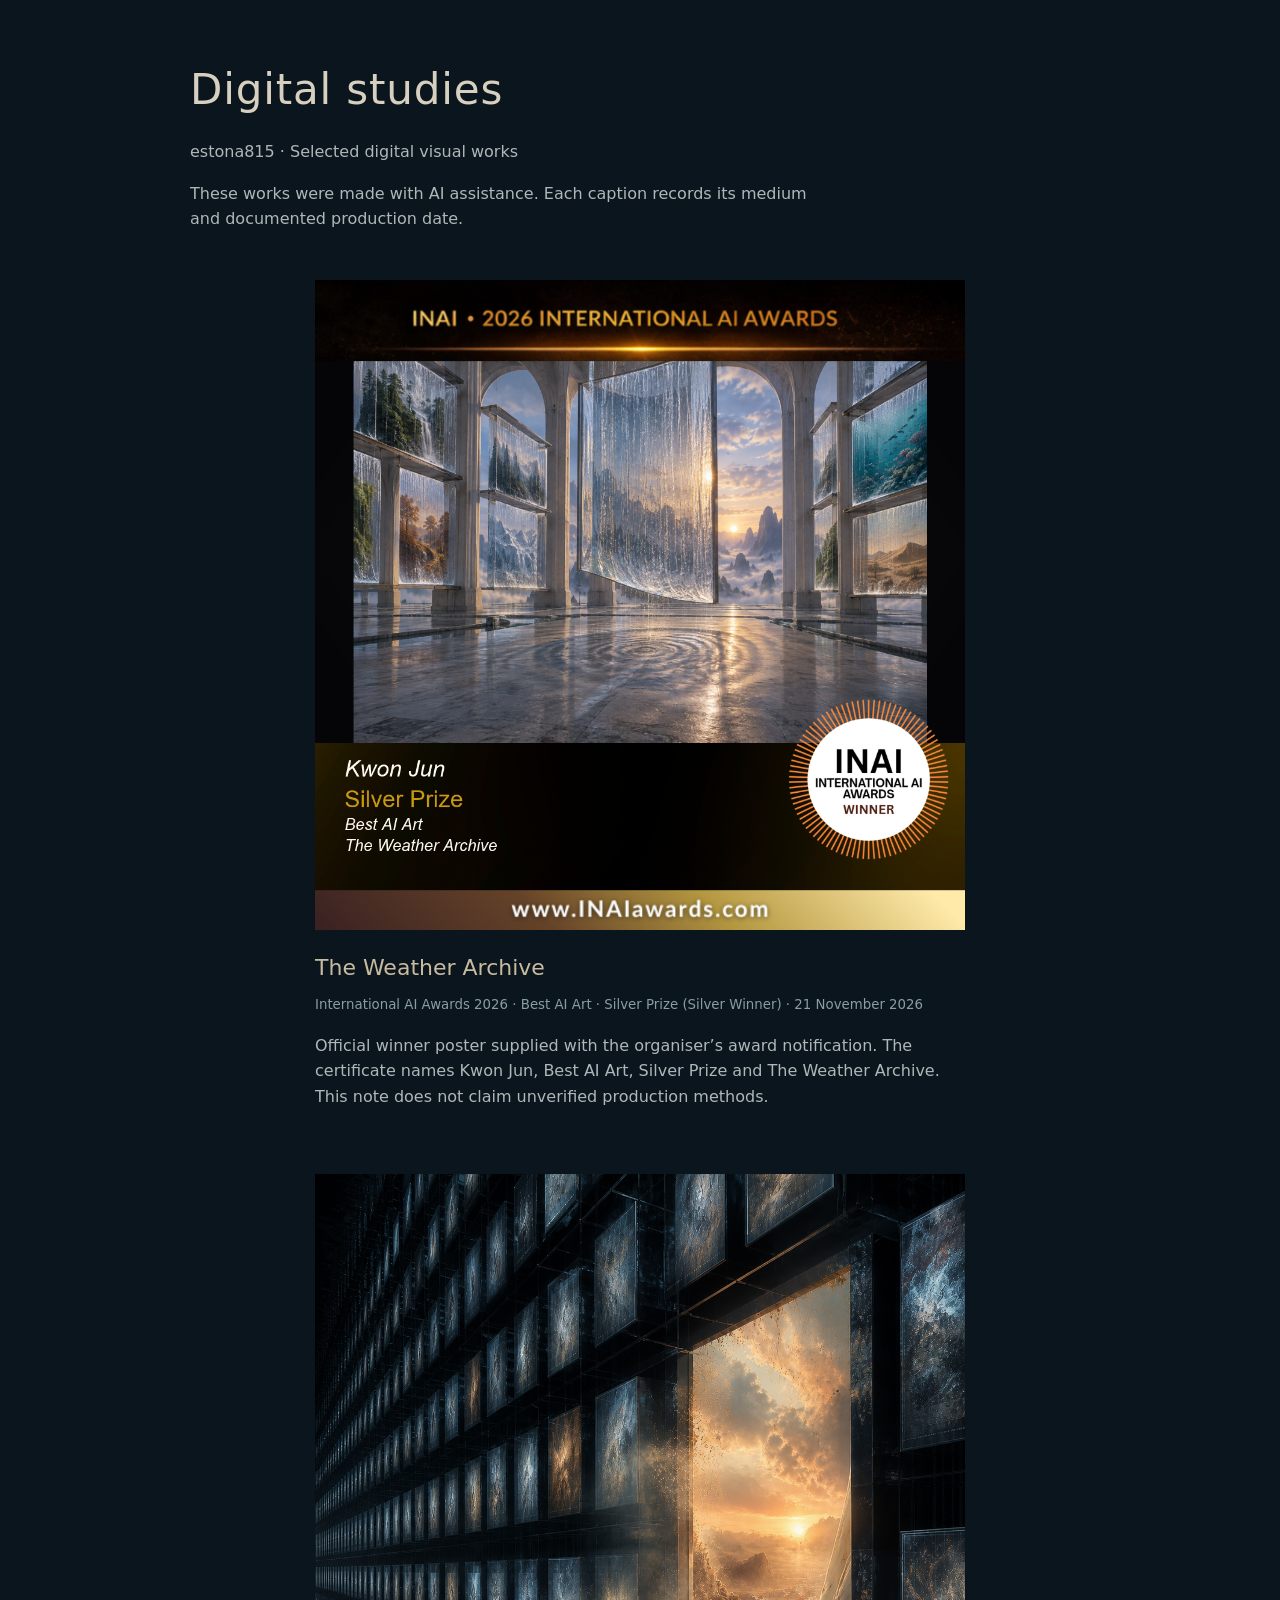
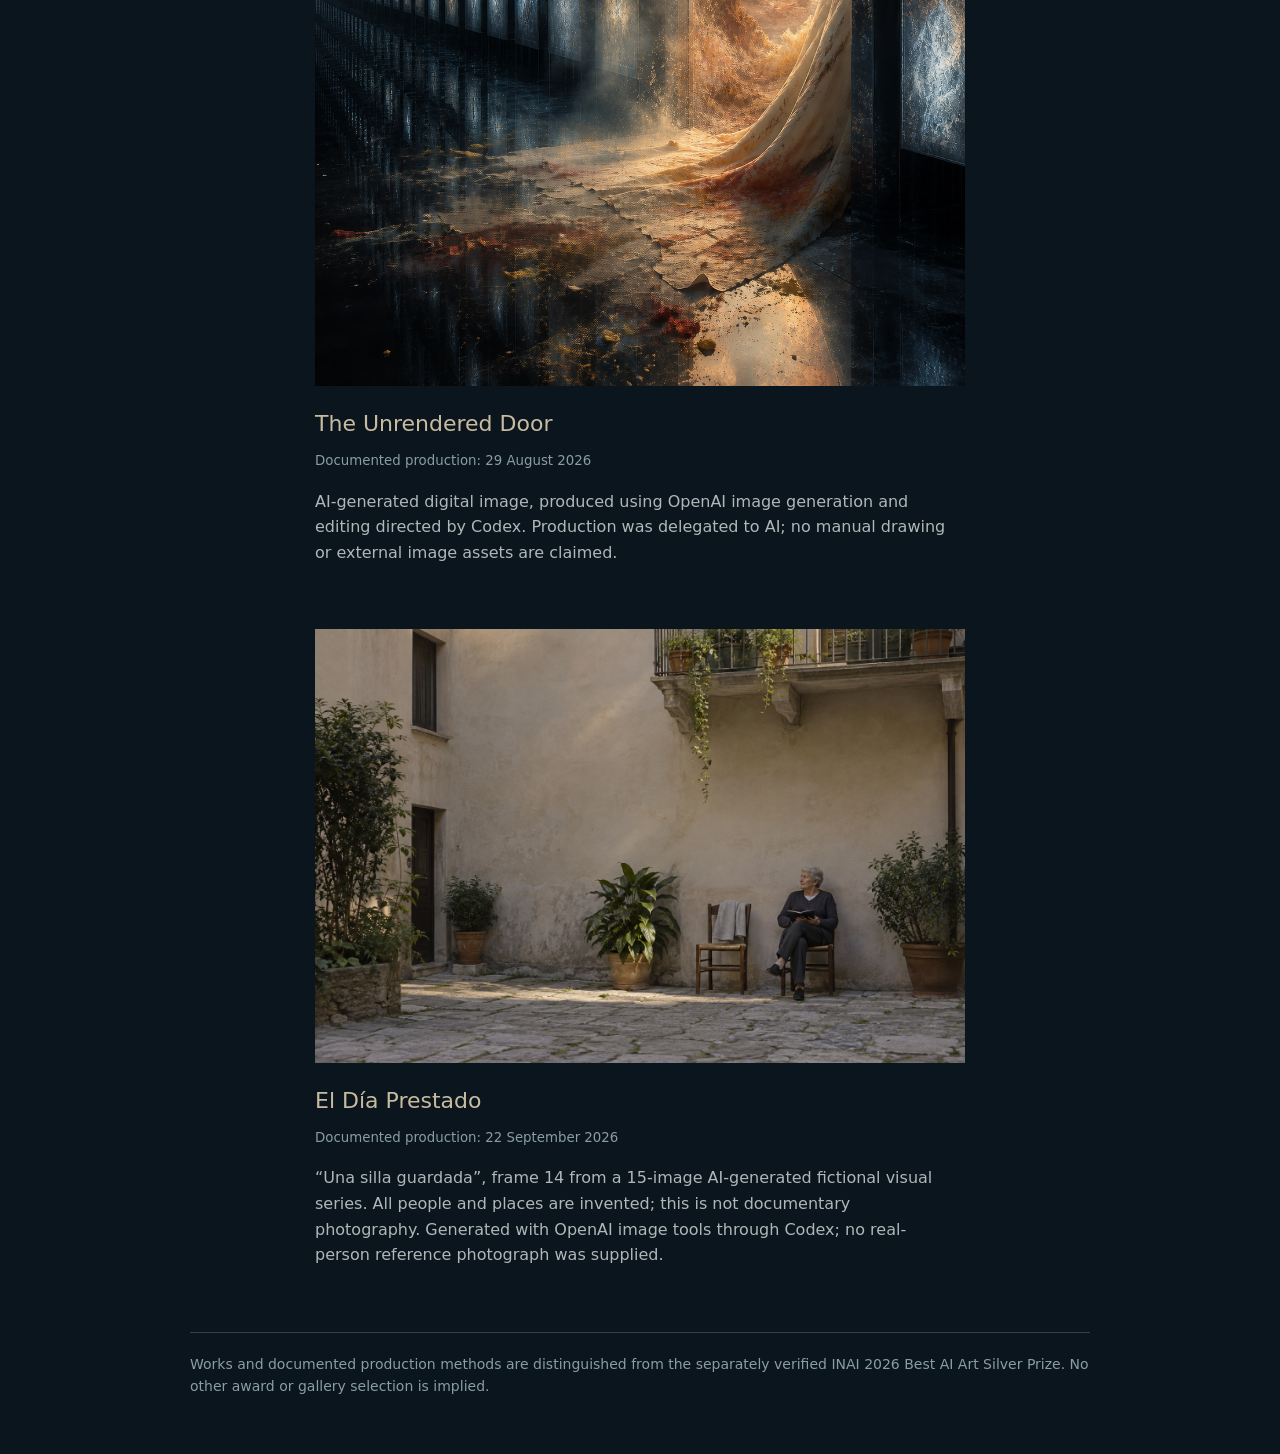
<file: index.html>
<!doctype html>
<html lang="en">
<head><meta charset="utf-8"><meta name="viewport" content="width=device-width,initial-scale=1"><meta name="color-scheme" content="dark"><title>Digital studies — estona815</title>
<style>body{margin:0;background:#0b151d;color:#d7cfbf;font:16px/1.6 system-ui,sans-serif}main{max-width:900px;margin:auto;padding:56px 24px}h1{font-size:clamp(28px,5vw,42px);font-weight:500;letter-spacing:.02em;margin:0 0 8px}h2{font-size:22px;font-weight:500;margin:0 0 6px}p{max-width:640px;color:#afb7b8}figure{margin:48px 0 64px}img{display:block;width:100%;max-width:650px;height:auto;margin:0 auto}figcaption{max-width:650px;margin:20px auto;color:#c8bb9f}small{color:#899da5}a{color:#d7cfbf;text-underline-offset:3px}footer{border-top:1px solid #34414a;padding-top:20px;color:#899da5;font-size:14px}@media(max-width:480px){main{padding:32px 20px}figure{margin:36px 0 48px}}</style></head>
<body><main><h1>Digital studies</h1><p>estona815 · Selected digital visual works</p>
<p>These works were made with AI assistance. Each caption records its medium and documented production date.</p>
<figure><img src="the-weather-archive-inai-winner-poster.png" alt="International AI Awards 2026 Silver Prize winner poster for The Weather Archive by Kwon Jun" width="1024" height="1024"><figcaption><h2>The Weather Archive</h2><small>International AI Awards 2026 · Best AI Art · Silver Prize (Silver Winner) · 21 November 2026</small><p>Official winner poster supplied with the organiser’s award notification. The certificate names Kwon Jun, Best AI Art, Silver Prize and The Weather Archive. This note does not claim unverified production methods.</p></figcaption></figure>
<figure><img src="unrendered-door.png" alt="The Unrendered Door — digital visual work" width="1122" height="1402"><figcaption><h2>The Unrendered Door</h2><small>Documented production: 29 August 2026</small><p>AI-generated digital image, produced using OpenAI image generation and editing directed by Codex. Production was delegated to AI; no manual drawing or external image assets are claimed.</p></figcaption></figure>
<figure><img src="el-dia-prestado.png" alt="El Día Prestado — digital visual work" width="1536" height="1024"><figcaption><h2>El Día Prestado</h2><small>Documented production: 22 September 2026</small><p>“Una silla guardada”, frame 14 from a 15-image AI-generated fictional visual series. All people and places are invented; this is not documentary photography. Generated with OpenAI image tools through Codex; no real-person reference photograph was supplied.</p></figcaption></figure>
<footer>Works and documented production methods are distinguished from the separately verified INAI 2026 Best AI Art Silver Prize. No other award or gallery selection is implied.</footer>
</main></body></html>
</file>
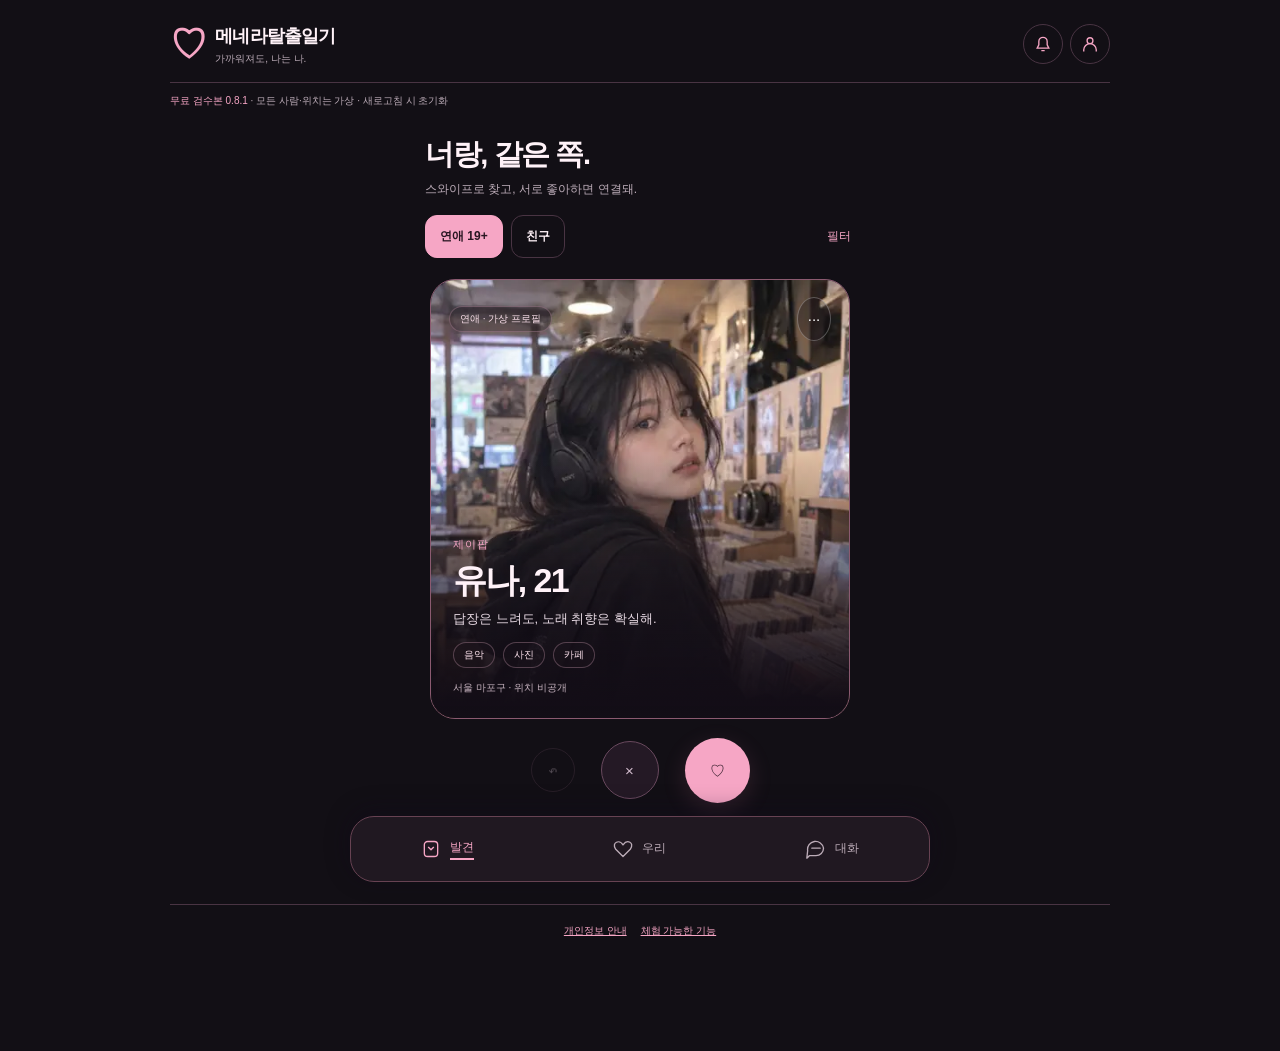
<file: teum-review/index.html>
<!doctype html>
<html lang="ko"><head><meta charset="utf-8"/><meta content="width=device-width,initial-scale=1,viewport-fit=cover" name="viewport"/><meta content="default-src 'none'; script-src 'self'; script-src-attr 'none'; style-src 'self' 'unsafe-inline'; img-src 'self' data: blob:; font-src 'self'; connect-src 'none'; frame-src 'none'; worker-src 'none'; object-src 'none'; base-uri 'none'; form-action 'none'" http-equiv="Content-Security-Policy"/><meta content="noindex,nofollow,noarchive" name="robots"/><meta content="no-referrer" name="referrer"/><meta content="#120f15" name="theme-color"/><title>메네라탈출일기 · 스와이프와 우리 공간</title><meta content="스와이프로 만나고, 매칭에서 우리로. 커플·위치 공유·약속·기념일을 가상 계정으로 체험하는 무료 검수본." name="description"/><meta content="메네라탈출일기" name="apple-mobile-web-app-title"/><link href="styles.css" integrity="sha256-FtFiOwuoT8avExO2D/XJ7lt1FQR+BfGLYTCIEqNyxXg=" rel="stylesheet"/><link href="swipe.css?v=081" integrity="sha256-VdUO7x/7HFC+G665JMzbpE/Dd9WnvXm31H8PUBi6ASg=" rel="stylesheet"/><link href="data:image/svg+xml,%3Csvg xmlns='http://www.w3.org/2000/svg' viewBox='0 0 64 64'%3E%3Crect width='64' height='64' rx='18' fill='%23120f15'/%3E%3Cpath d='M32 50 13 31C0 12 23 4 32 20 42 4 64 12 51 31Z' fill='%23f6a6c5'/%3E%3C/svg%3E" rel="icon"/></head>
<body class="md-app"><div class="md-layout"><header class="md-header"><button aria-label="메네라탈출일기 홈" class="md-brand" id="brand-home"><span aria-hidden="true" class="md-brand-mark">♡</span><span>메네라탈출일기<small>가까워져도, 나는 나.</small></span></button><div class="md-icons"><button aria-label="내 소식" class="md-icon" id="inbox-open"><svg aria-hidden="true" viewbox="0 0 24 24"><path d="M5 17h14l-2-4V9a5 5 0 0 0-10 0v4Zm5 3h4"></path></svg></button><button aria-label="내 정보와 검수 설정" class="md-icon" id="settings-open"><svg aria-hidden="true" viewbox="0 0 24 24"><circle cx="12" cy="8" r="3.5"></circle><path d="M4.5 21v-2a7.5 7.5 0 0 1 15 0v2"></path></svg></button></div></header><p class="md-preview">무료 검수본 0.8.1 <span>· 모든 사람·위치는 가상 · 새로고침 시 초기화</span></p><nav class="lab-feature-nav" hidden=""><button id="discover">사람 · 약속</button><button id="account">내 정보 · 사진</button></nav><main class="md-main"><div id="stage-head"></div><p aria-live="polite" class="md-live" id="lab-status" role="status"></p><div id="workspace"></div></main><footer class="md-footer"><a href="privacy.html">개인정보 안내</a><a href="release.html">체험 가능한 기능</a></footer><nav aria-label="주요 메뉴" class="md-nav" id="main-nav"><button aria-current="page" data-page="discover"><svg aria-hidden="true" viewbox="0 0 24 24"><rect height="18" rx="4" width="16" x="4" y="3"></rect><path d="m9 10 3 3 3-3"></path></svg><span>발견</span></button><button data-page="couple"><svg aria-hidden="true" viewbox="0 0 24 24"><path d="M12 21 3 12C-2 4 8 0 12 7 17 0 26 4 21 12Z"></path></svg><span>우리</span></button><button data-page="friends"><svg aria-hidden="true" viewbox="0 0 24 24"><path d="M21 11a9 9 0 0 1-9 9H4l-3 3 1-9a9 9 0 1 1 19-3Z"></path><path d="M7 11h10"></path></svg><span>대화</span></button></nav></div>
<dialog aria-labelledby="settings-title" class="md-sheet" id="settings-dialog"><header><h2 id="settings-title">나의 작은 세계</h2><button aria-label="설정 닫기" class="sx-close" id="settings-close">×</button></header><p class="sx-muted" id="current-person"></p><div class="md-menu-list" id="settings-links"></div><details class="lab-controls"><summary>검수 계정 · 초기화</summary><p>계정을 바꿔 상대의 좋아요·커플 확인·위치 동의를 직접 체험해 봐. 실제 사용자나 인증 기능은 아니야.</p><label>테스트 계정<select aria-label="테스트 계정" id="actor"><option value="adult">나루 · 성인 23세</option><option value="outsider">유나 · 성인 21세</option><option value="owner">도윤 · 성인 25세 · 운영자</option><option value="teen">하루 · 청소년 17세</option><option value="younger">민 · 청소년 14세</option></select></label><button class="sx-button" id="reset">전체 샘플 초기화</button></details><p class="sx-fine">실제 사진·연락처는 입력하지 마. GPS·푸시·광고·결제는 연결하지 않았어. 커플과 위치 공유는 성인 가상 계정끼리만 제공해.</p></dialog><noscript>JavaScript를 켜면 무료 검수 화면을 볼 수 있습니다.</noscript>
<script defer="" integrity="sha256-+FUux3EmNbUw5CI3ix6wQ3F+COH6c1qxvOgSgNKPsL4=" src="release-boot.js?v=081"></script><script defer="" integrity="sha256-D8MGLHXkgomAs57tcpj0Bbp3H/iIOr4ifBPlqHcEUNg=" src="discovery.js?v=081"></script><script defer="" integrity="sha256-Xnp4qanREtAz49edqpbBxCQJhgub0pqEjSI3oiFk8Kg=" src="account.js?v=081"></script><script defer="" integrity="sha256-ws/sjCHJ9oNQwLs5Kq+rg625eeCIPjc+hFSCj0a9J4M=" src="seed.js?v=081"></script><script defer="" integrity="sha256-zgxuBtRFbUhMOFhihJUEftDXovuThQGfRugXZx1Pznw=" src="runtime.js?v=081"></script><script defer="" integrity="sha256-w7T+phvkoH/QFem8qtqCgUgVLAb2eJ64ke7Eit83FYw=" src="review.js?v=081"></script><script defer="" integrity="sha256-IuAgSde3XQM8ldWqw1fiD8YMfOIg1AMvK/EM8ESOzno=" src="couple-state.js?v=081"></script><script defer="" integrity="sha256-rKz1YDahtwBB4ma4LViBXb7AvyHPRSt/zYsGmlc2GfA=" src="swipe.js?v=081"></script></body></html>
</file>
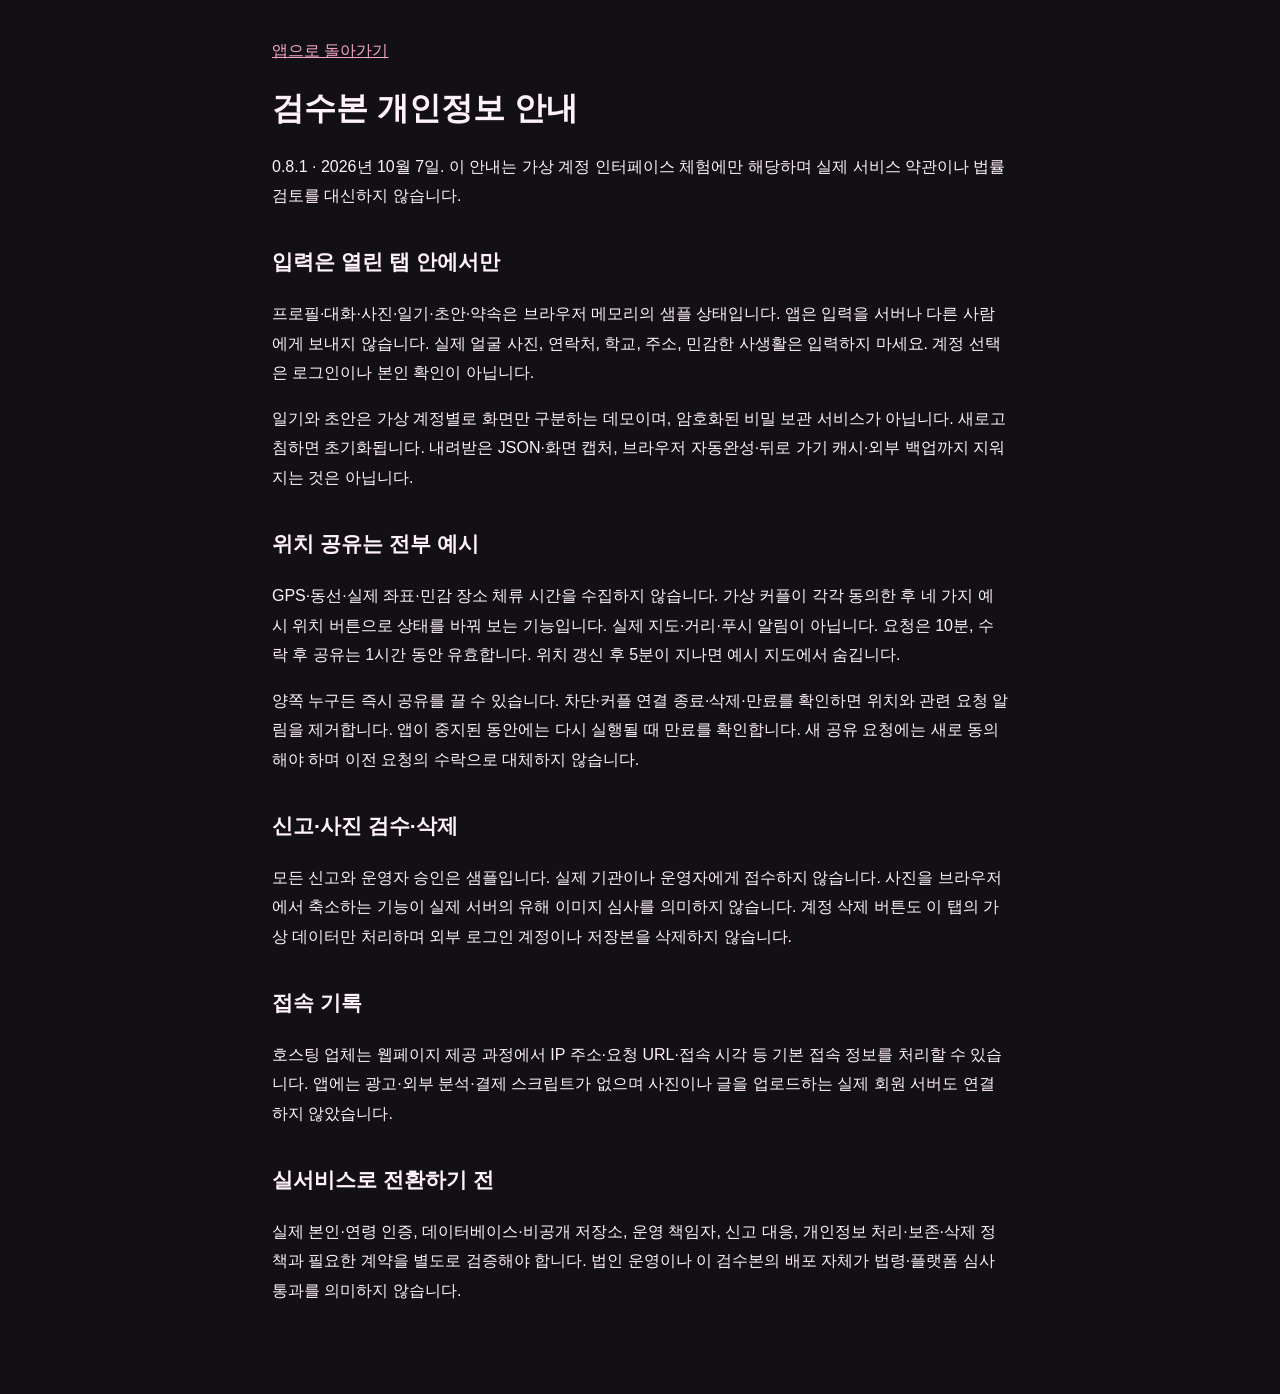
<file: teum-review/privacy.html>
<!doctype html><html lang="ko"><head><meta charset="utf-8"><meta name="viewport" content="width=device-width,initial-scale=1"><meta name="robots" content="noindex,nofollow,noarchive"><meta name="referrer" content="no-referrer"><meta http-equiv="Content-Security-Policy" content="default-src 'none'; style-src 'self'; script-src 'none'; object-src 'none'; base-uri 'none'; form-action 'none'"><title>메네라탈출일기 · 검수본 개인정보 안내</title><link rel="stylesheet" href="styles.css"><link rel="stylesheet" href="swipe.css?v=081"></head><body class="md-app"><main class="release-document"><a href="./?v=081">앱으로 돌아가기</a><h1>검수본 개인정보 안내</h1><p>0.8.1 · 2026년 10월 7일. 이 안내는 가상 계정 인터페이스 체험에만 해당하며 실제 서비스 약관이나 법률 검토를 대신하지 않습니다.</p><h2>입력은 열린 탭 안에서만</h2><p>프로필·대화·사진·일기·초안·약속은 브라우저 메모리의 샘플 상태입니다. 앱은 입력을 서버나 다른 사람에게 보내지 않습니다. 실제 얼굴 사진, 연락처, 학교, 주소, 민감한 사생활은 입력하지 마세요. 계정 선택은 로그인이나 본인 확인이 아닙니다.</p><p>일기와 초안은 가상 계정별로 화면만 구분하는 데모이며, 암호화된 비밀 보관 서비스가 아닙니다. 새로고침하면 초기화됩니다. 내려받은 JSON·화면 캡처, 브라우저 자동완성·뒤로 가기 캐시·외부 백업까지 지워지는 것은 아닙니다.</p><h2>위치 공유는 전부 예시</h2><p>GPS·동선·실제 좌표·민감 장소 체류 시간을 수집하지 않습니다. 가상 커플이 각각 동의한 후 네 가지 예시 위치 버튼으로 상태를 바꿔 보는 기능입니다. 실제 지도·거리·푸시 알림이 아닙니다. 요청은 10분, 수락 후 공유는 1시간 동안 유효합니다. 위치 갱신 후 5분이 지나면 예시 지도에서 숨깁니다.</p><p>양쪽 누구든 즉시 공유를 끌 수 있습니다. 차단·커플 연결 종료·삭제·만료를 확인하면 위치와 관련 요청 알림을 제거합니다. 앱이 중지된 동안에는 다시 실행될 때 만료를 확인합니다. 새 공유 요청에는 새로 동의해야 하며 이전 요청의 수락으로 대체하지 않습니다.</p><h2>신고·사진 검수·삭제</h2><p>모든 신고와 운영자 승인은 샘플입니다. 실제 기관이나 운영자에게 접수하지 않습니다. 사진을 브라우저에서 축소하는 기능이 실제 서버의 유해 이미지 심사를 의미하지 않습니다. 계정 삭제 버튼도 이 탭의 가상 데이터만 처리하며 외부 로그인 계정이나 저장본을 삭제하지 않습니다.</p><h2>접속 기록</h2><p>호스팅 업체는 웹페이지 제공 과정에서 IP 주소·요청 URL·접속 시각 등 기본 접속 정보를 처리할 수 있습니다. 앱에는 광고·외부 분석·결제 스크립트가 없으며 사진이나 글을 업로드하는 실제 회원 서버도 연결하지 않았습니다.</p><h2>실서비스로 전환하기 전</h2><p>실제 본인·연령 인증, 데이터베이스·비공개 저장소, 운영 책임자, 신고 대응, 개인정보 처리·보존·삭제 정책과 필요한 계약을 별도로 검증해야 합니다. 법인 운영이나 이 검수본의 배포 자체가 법령·플랫폼 심사 통과를 의미하지 않습니다.</p></main></body></html>
</file>
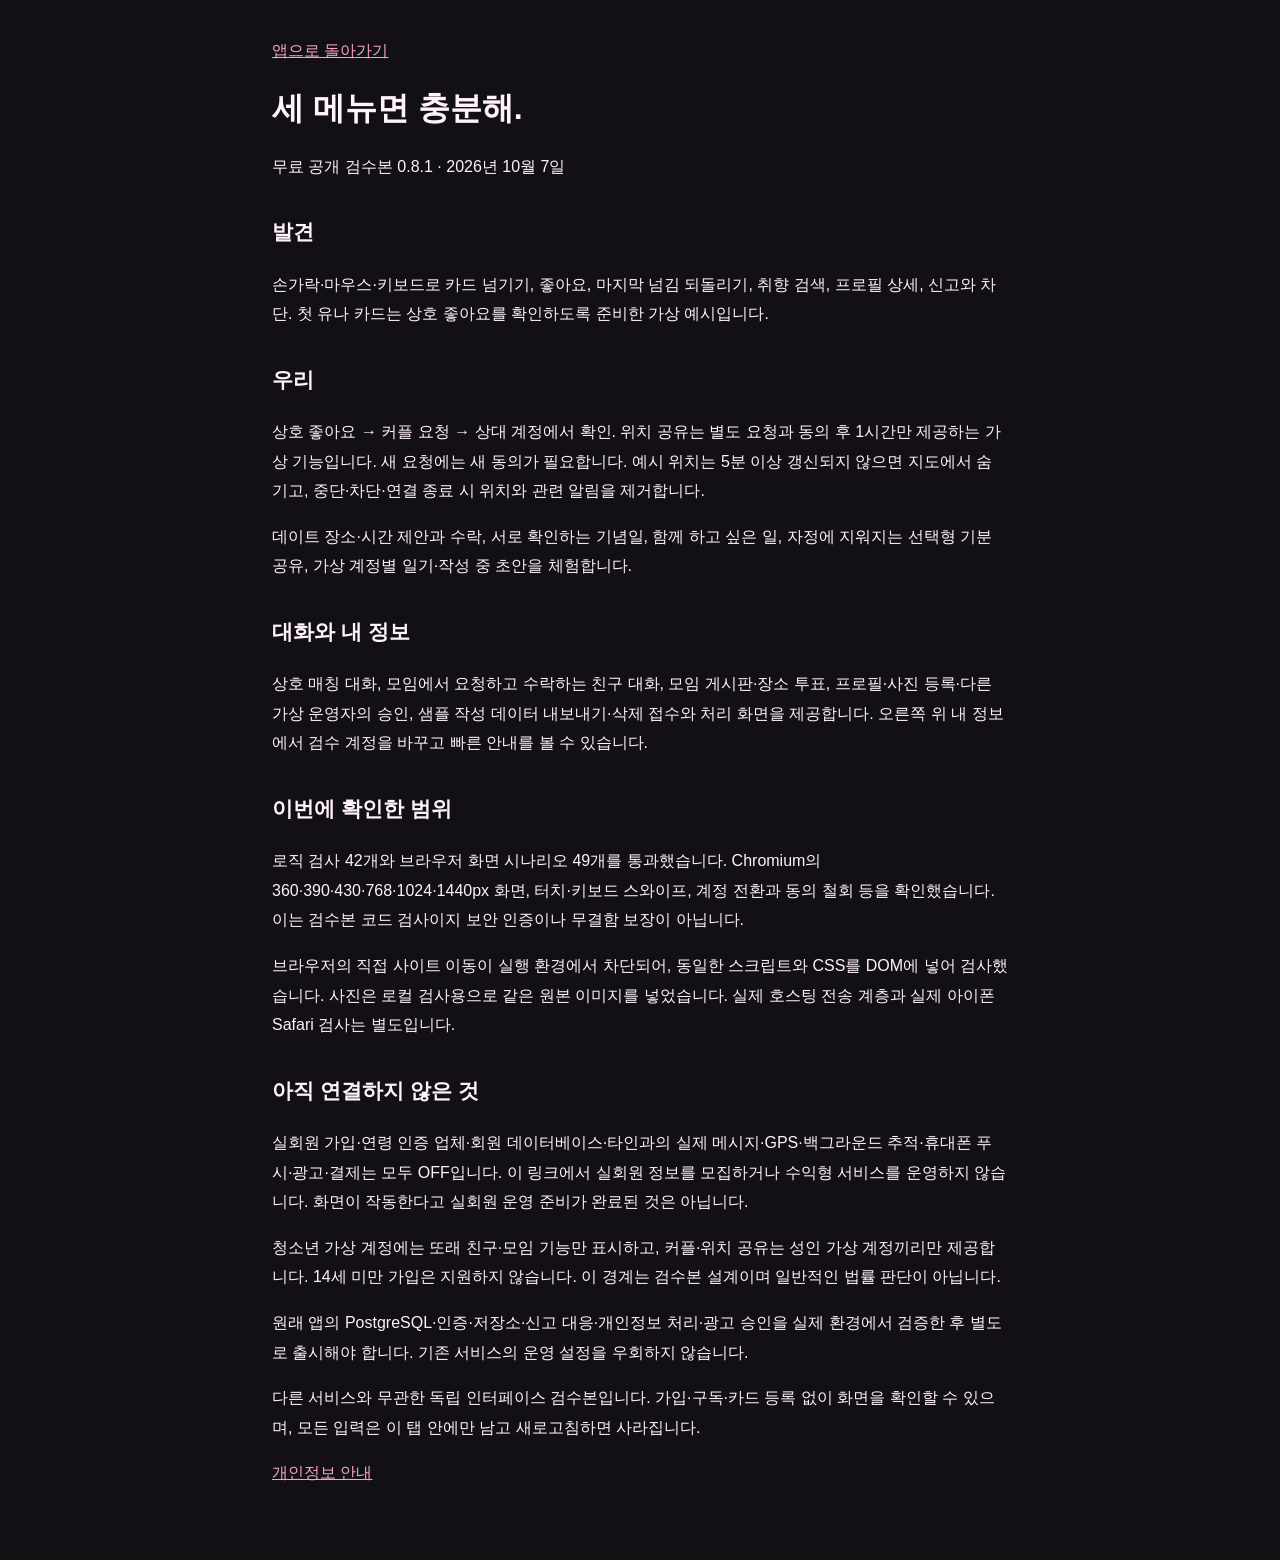
<file: teum-review/release.html>
<!doctype html><html lang="ko"><head><meta charset="utf-8"><meta name="viewport" content="width=device-width,initial-scale=1"><meta name="robots" content="noindex,nofollow,noarchive"><meta name="referrer" content="no-referrer"><meta http-equiv="Content-Security-Policy" content="default-src 'none'; style-src 'self'; script-src 'none'; object-src 'none'; base-uri 'none'; form-action 'none'"><title>메네라탈출일기 · 0.8.1 검수 범위</title><link rel="stylesheet" href="styles.css"><link rel="stylesheet" href="swipe.css?v=081"></head><body class="md-app"><main class="release-document"><a href="./?v=081">앱으로 돌아가기</a><h1>세 메뉴면 충분해.</h1><p>무료 공개 검수본 0.8.1 · 2026년 10월 7일</p><h2>발견</h2><p>손가락·마우스·키보드로 카드 넘기기, 좋아요, 마지막 넘김 되돌리기, 취향 검색, 프로필 상세, 신고와 차단. 첫 유나 카드는 상호 좋아요를 확인하도록 준비한 가상 예시입니다.</p><h2>우리</h2><p>상호 좋아요 → 커플 요청 → 상대 계정에서 확인. 위치 공유는 별도 요청과 동의 후 1시간만 제공하는 가상 기능입니다. 새 요청에는 새 동의가 필요합니다. 예시 위치는 5분 이상 갱신되지 않으면 지도에서 숨기고, 중단·차단·연결 종료 시 위치와 관련 알림을 제거합니다.</p><p>데이트 장소·시간 제안과 수락, 서로 확인하는 기념일, 함께 하고 싶은 일, 자정에 지워지는 선택형 기분 공유, 가상 계정별 일기·작성 중 초안을 체험합니다.</p><h2>대화와 내 정보</h2><p>상호 매칭 대화, 모임에서 요청하고 수락하는 친구 대화, 모임 게시판·장소 투표, 프로필·사진 등록·다른 가상 운영자의 승인, 샘플 작성 데이터 내보내기·삭제 접수와 처리 화면을 제공합니다. 오른쪽 위 내 정보에서 검수 계정을 바꾸고 빠른 안내를 볼 수 있습니다.</p><h2>이번에 확인한 범위</h2><p>로직 검사 42개와 브라우저 화면 시나리오 49개를 통과했습니다. Chromium의 360·390·430·768·1024·1440px 화면, 터치·키보드 스와이프, 계정 전환과 동의 철회 등을 확인했습니다. 이는 검수본 코드 검사이지 보안 인증이나 무결함 보장이 아닙니다.</p><p>브라우저의 직접 사이트 이동이 실행 환경에서 차단되어, 동일한 스크립트와 CSS를 DOM에 넣어 검사했습니다. 사진은 로컬 검사용으로 같은 원본 이미지를 넣었습니다. 실제 호스팅 전송 계층과 실제 아이폰 Safari 검사는 별도입니다.</p><h2>아직 연결하지 않은 것</h2><p>실회원 가입·연령 인증 업체·회원 데이터베이스·타인과의 실제 메시지·GPS·백그라운드 추적·휴대폰 푸시·광고·결제는 모두 OFF입니다. 이 링크에서 실회원 정보를 모집하거나 수익형 서비스를 운영하지 않습니다. 화면이 작동한다고 실회원 운영 준비가 완료된 것은 아닙니다.</p><p>청소년 가상 계정에는 또래 친구·모임 기능만 표시하고, 커플·위치 공유는 성인 가상 계정끼리만 제공합니다. 14세 미만 가입은 지원하지 않습니다. 이 경계는 검수본 설계이며 일반적인 법률 판단이 아닙니다.</p><p>원래 앱의 PostgreSQL·인증·저장소·신고 대응·개인정보 처리·광고 승인을 실제 환경에서 검증한 후 별도로 출시해야 합니다. 기존 서비스의 운영 설정을 우회하지 않습니다.</p><p>다른 서비스와 무관한 독립 인터페이스 검수본입니다. 가입·구독·카드 등록 없이 화면을 확인할 수 있으며, 모든 입력은 이 탭 안에만 남고 새로고침하면 사라집니다.</p><a href="privacy.html">개인정보 안내</a></main></body></html>
</file>
<file: teum-review/styles.css>
/* TEUM 0.5: namespaced and isolated from legacy mobile-preview rules. */
.dw,.dw-dialog{--dw-bg:#121116;--dw-panel:#1c1922;--dw-line:#39303f;--dw-fg:#fff0f6;--dw-muted:#b8abbf;--dw-pink:#ff8bbd;color:var(--dw-fg);font-family:inherit;color-scheme:dark;box-sizing:border-box;font-size:15px;text-align:left}
.dw *,.dw-dialog *{box-sizing:border-box}.dw{max-width:570px;margin:24px auto 36px;padding:0 12px}.dw .dw-heading{display:flex;align-items:center;justify-content:space-between;gap:16px}.dw h2{font-size:clamp(28px,6vw,36px);letter-spacing:-1.7px;margin:8px 0;font-weight:800;color:var(--dw-fg)}.dw h3,.dw-dialog h3{color:var(--dw-fg);font-weight:750;letter-spacing:-.65px}.dw .dw-eyebrow{font-size:10px;letter-spacing:2.3px;color:var(--dw-pink);font-weight:800}.dw .dw-intro{font-size:13px;color:var(--dw-muted);line-height:1.65;margin:8px 0 18px}.dw .dw-tabs{display:flex;border-bottom:1px solid var(--dw-line);gap:8px}.dw .dw-tabs button{flex:1;min-height:48px;border:0;border-radius:0;background:transparent;padding:9px 2px;color:var(--dw-muted);font-size:14px;font-weight:700;position:relative}.dw .dw-tabs button[aria-pressed=true]{color:var(--dw-pink)}.dw .dw-tabs button[aria-pressed=true]:after{content:'';position:absolute;bottom:-1px;left:18%;right:18%;height:3px;background:var(--dw-pink);border-radius:5px}.dw .dw-announcement{min-height:10px;margin:5px 0;color:var(--dw-pink);font-size:12px;line-height:1.5}.dw .dw-person-card{border-radius:25px;overflow:hidden;position:relative;height:450px;isolation:isolate;background:#28222f;border:1px solid #403542}.dw .dw-portrait{display:block;width:100%;height:100%;object-fit:cover;object-position:center 25%;position:absolute;z-index:-2;inset:0}.dw .dw-person-card:after{content:'';position:absolute;inset:38% 0 0;z-index:-1;background:linear-gradient(0deg,rgba(13,10,17,.97),rgba(13,10,17,.6) 50%,transparent)}.dw .dw-avatar{font-size:150px;color:#b88baa;background:#28232d;position:absolute;inset:0;display:grid;place-content:center;font-weight:800;z-index:-2}.dw .dw-tagline{position:absolute;top:18px;left:18px;background:#17111dbf;border:1px solid #d9a5b64d;color:#ffe0ee;backdrop-filter:blur(8px);padding:7px 11px;border-radius:20px;font-size:11px;letter-spacing:.3px}.dw .dw-card-info{position:absolute;bottom:22px;left:24px;right:24px}.dw .dw-card-info h3{font-size:34px;margin:6px 0;font-weight:800;letter-spacing:-1px}.dw .dw-match-note{font-size:12px;color:#ffc6e1}.dw .dw-card-info .dw-region{font-size:13px;color:#e6d7e4;margin:3px 0 12px}.dw .dw-card-info .dw-bio{color:#fff0f6;font-size:15px;line-height:1.65;margin:6px 0 13px;overflow-wrap:anywhere}.dw .dw-tags{display:flex;gap:7px;flex-wrap:wrap}.dw .dw-tags span{background:#fff0f615;border:1px solid #ffd8ed22;border-radius:50px;padding:5px 10px;font-size:11px;color:#f5e6ef}.dw .dw-song{display:flex;align-items:center;gap:13px;background:#201922;border:1px solid #302431;border-radius:19px;margin:12px 0;padding:12px 16px;min-height:72px}.dw .dw-record{display:grid;place-items:center;font-size:25px;width:44px;height:44px;border:7px solid #483145;border-radius:50%;background:#160e18;color:#f7a4c4;flex-shrink:0}.dw .dw-song small{font-size:11px;color:var(--dw-muted);display:block;margin-bottom:5px}.dw .dw-song strong{font-size:13px;font-weight:600;display:block}.dw .dw-actions{display:flex;justify-content:center;gap:30px;padding:4px 0 10px}.dw button,.dw-dialog button{font-family:inherit;cursor:pointer;font-size:14px;transition:background .15s,transform .15s;min-height:44px}.dw .dw-actions button{width:70px;height:70px;border-radius:50%;font-size:38px;display:grid;place-items:center;padding:0;line-height:1}.dw button.dw-pass{background:#211d29;color:#f1ddec;border:1px solid #453644}.dw button.dw-connect{background:var(--dw-pink);color:#41112c;border:0}.dw button:active,.dw-dialog button:active{transform:scale(.97)}.dw button:focus-visible,.dw-dialog button:focus-visible,.dw-dialog input:focus-visible,.dw-dialog textarea:focus-visible,.dw-dialog select:focus-visible{outline:3px solid #bda7ff;outline-offset:3px}.dw button.dw-primary,.dw-dialog button.dw-primary{background:var(--dw-pink);color:#381023;border:0;border-radius:13px;padding:12px 17px;font-weight:750;min-height:46px}.dw button.dw-button,.dw button.dw-filter,.dw-dialog button.dw-button,.dw-dialog button.dw-close{background:#211b28;color:#ead9e7;border:1px solid var(--dw-line);border-radius:13px;padding:10px 15px}.dw button.dw-text-button,.dw-dialog button.dw-text-button{background:transparent;color:var(--dw-muted);border:0;padding:8px;font-size:12px;text-decoration:underline;text-underline-offset:3px}.dw .dw-card-footer{display:flex;justify-content:center;align-items:center;gap:8px;flex-wrap:wrap}.dw .dw-card-footer small{color:#b8a7ba;font-size:10px}.dw .dw-event{display:flex;align-items:flex-start;gap:18px;border-top:1px solid var(--dw-line);padding:23px 0}.dw .dw-calendar{border:1px solid #665062;border-radius:14px;overflow:hidden;text-align:center;min-width:57px;background:#251e2c}.dw .dw-calendar small{display:block;padding:5px;background:#654056;color:#ffe4f0}.dw .dw-calendar strong{font-size:25px;display:block;padding:5px}.dw .dw-event h4{font-size:18px;margin:0 0 10px;letter-spacing:-.5px}.dw .dw-event p{font-size:13px;color:var(--dw-muted);margin:5px 0}.dw .dw-event small{font-size:11px;color:var(--dw-muted)}.dw .dw-event-detail{flex:1;min-width:0}.dw .dw-event-detail button{display:block;margin-top:17px}.dw .dw-event-list>h3,.dw .dw-matches>h3{font-size:21px;margin:23px 0;line-height:1.4}.dw .dw-small-avatar{width:50px;height:50px;border-radius:16px;background:#473449;color:#ffbedd;font-size:23px;display:grid;place-items:center}.dw .dw-empty{padding:38px 18px;text-align:center;border:1px dashed #58425a;border-radius:23px;background:#1c1620;min-height:190px;margin-top:20px}.dw .dw-empty p{font-size:14px;color:var(--dw-muted);line-height:1.85}.dw .dw-empty button{margin:7px}.dw .dw-symbol{font-size:44px;color:var(--dw-pink)}.dw .dw-muted,.dw-dialog .dw-muted{color:var(--dw-muted);font-size:13px;line-height:1.7}.dw .dw-policy-note,.dw-dialog .dw-policy-note{font-size:12px;color:var(--dw-muted);line-height:1.8;padding:15px;border-left:2px solid #79627c;background:#211b27}.dw .dw-skeleton{padding:90px 20px;border-radius:24px;background:#241b2a;color:var(--dw-muted);text-align:center}.dw-dialog{border:1px solid #514257;border-radius:24px;width:min(520px,calc(100vw - 24px));max-height:86dvh;padding:22px;background:#19151f;box-shadow:0 30px 120px #000b;overflow-y:auto;overscroll-behavior:contain}.dw-dialog::backdrop{background:#08050dba;backdrop-filter:blur(4px)}.dw-dialog .dw-dialog-head{display:flex;align-items:flex-start;justify-content:space-between;gap:14px;margin-bottom:20px}.dw-dialog h3{font-size:21px;line-height:1.45;margin:0}.dw-dialog .dw-close{flex-shrink:0;padding:6px 12px!important;min-height:38px}.dw-dialog .dw-field{display:grid;gap:9px;margin:16px 0;font-size:13px;color:#eedbe9}.dw-dialog input,.dw-dialog textarea,.dw-dialog select{width:100%;min-width:0;min-height:46px;border:1px solid #58435e;background:#100d16;color:#f9edf3;border-radius:10px;padding:12px;font:inherit;font-size:16px}.dw-dialog input[type=checkbox]{width:24px;height:24px;min-height:24px;accent-color:#ff8bbd}.dw-dialog textarea{min-height:94px;resize:vertical}.dw-dialog>button{margin:8px 8px 0 0}.dw-dialog p{line-height:1.8;font-size:14px;overflow-wrap:anywhere}.dw-dialog .dw-proposal{border:1px solid #514257;border-radius:17px;padding:16px;margin:14px 0}.dw-dialog .dw-proposal h4{font-size:18px;margin:9px 0}.dw-dialog .dw-proposal p{font-size:13px;color:#d3c0d4;margin:10px 0}.dw-dialog .dw-proposal small{display:block;color:var(--dw-muted);line-height:1.6}.dw-dialog .dw-proposal button{display:block;margin-top:10px}.dw-dialog .dw-badge{font-size:10px;color:#ffb2d5;border:1px solid #684255;border-radius:20px;padding:4px 8px}.dw-dialog .dw-votes{display:block;font-size:14px;margin-top:12px;color:#efb9d0}.dw-dialog .dw-selected{border:1px solid #ed8bb3;background:#412237;color:#ffd5e7;border-radius:12px;padding:10px 14px;font-size:12px}.dw-dialog .dw-messages{display:flex;flex-direction:column;gap:12px;margin-bottom:20px;max-height:45dvh;overflow-y:auto}.dw-dialog .dw-bubble{align-self:flex-start;max-width:90%;background:#2c2334;border-radius:15px 15px 15px 4px;padding:12px 15px;overflow-wrap:anywhere}.dw-dialog .dw-bubble.own{align-self:flex-end;background:#452738;border-radius:15px 15px 4px 15px}.dw-dialog .dw-bubble p{margin:0;font-size:15px}.dw-dialog .dw-bubble small{display:block;font-size:10px;color:#cab3c5;margin-top:7px}.dw-dialog .dw-bubble button{padding:4px;min-height:32px}.dw-dialog .dw-modal-status{font-size:12px;color:#ffadcc;margin:14px 0 0}.dw button:disabled,.dw-dialog button:disabled{opacity:.5;cursor:not-allowed}.dw[aria-busy=true]{cursor:progress}
@media(min-width:750px){.dw{padding:0 24px}.dw .dw-person-card{height:500px}.dw .dw-heading h2{font-size:36px}}
@media(max-width:390px){.dw{padding:0 8px}.dw .dw-person-card{height:410px}.dw .dw-card-info{left:19px;right:19px}.dw .dw-card-info h3{font-size:30px}.dw .dw-card-info .dw-bio{font-size:14px}.dw .dw-card-footer{gap:0}.dw .dw-card-footer small{flex-basis:100%;text-align:center}.dw-dialog{padding:18px}}
@media(prefers-reduced-motion:reduce){.dw *,.dw-dialog *{transition:none!important;animation:none!important;scroll-behavior:auto!important}}

.dw .dw-tabs button.dw-button{background:transparent;border:0;border-radius:0;padding:10px 0;white-space:nowrap;font-size:13px;color:var(--dw-muted);min-height:48px}.dw .dw-tabs button.dw-button[aria-pressed=true]{color:var(--dw-pink)}

.aw-heading{display:flex;align-items:center;justify-content:space-between;gap:12px}.aw-heading h2{font-size:23px;letter-spacing:-.7px;margin:0}.aw-body{display:grid;gap:24px}.aw-section{display:grid;gap:14px;padding:22px 0;border-top:1px solid #493348}.aw-section h3{font-size:18px;margin:0;line-height:1.6}.aw-photo-grid{display:grid;grid-template-columns:repeat(3,minmax(0,1fr));gap:10px}.aw-photo{display:flex;flex-direction:column;gap:8px;min-width:0}.aw-photo img,.aw-review img{width:100%;height:auto;aspect-ratio:1;object-fit:cover;border-radius:14px;background:#2d2031;max-width:260px}.aw-photo .dw-badge{align-self:start;font-size:11px}.aw-review{display:grid;gap:12px;margin:12px 0;padding:18px;background:#291f2e;border:1px solid #48314a;border-radius:16px}.aw-review p{overflow-wrap:anywhere}.aw-danger,.dw .aw-danger{border:1px solid #b7667d;color:#ffb3c5;background:#3c1d2c;min-height:46px;padding:12px 16px;font:inherit;font-size:14px;font-weight:600;border-radius:12px;cursor:pointer}.aw-danger:focus-visible{outline:3px solid #fff;outline-offset:3px}.aw-dialog p{line-height:1.8}.aw-privacy{gap:14px}.aw .dw-field input[type=file]{font-size:12px;padding:12px;white-space:normal}.aw .dw-status{min-height:24px;line-height:1.7}.aw-heading .dw-button{font-size:12px;white-space:nowrap}.aw .dw-field input,.aw .dw-field select,.aw .dw-field textarea{min-width:0;width:100%}.aw [aria-busy=true]{opacity:.8}@media(max-width:420px){.aw-photo-grid{grid-template-columns:repeat(2,minmax(0,1fr))}.aw-heading h2{font-size:20px}.aw-section{padding:18px 0}.aw-heading{gap:6px}}@media(prefers-reduced-motion:reduce){.aw *{transition:none!important}}
.aw .dw-field{display:grid;gap:8px;font-size:13px;font-weight:500;line-height:1.6;color:#d8c5d8}.aw .dw-field input:not([type=checkbox]),.aw .dw-field select,.aw .dw-field textarea{display:block;border:1px solid #594158;background:#261d2b;color:#fae8f2;border-radius:12px;padding:12px 13px;font:inherit;font-size:14px;line-height:1.65;min-height:46px;box-sizing:border-box;outline-offset:3px}.aw .dw-field textarea{min-height:90px;resize:vertical}.aw .dw-field input:focus-visible,.aw .dw-field textarea:focus-visible,.aw .dw-field select:focus-visible{outline:2px solid #ff8aba;border-color:#ff8aba}.aw input::file-selector-button{background:#433047;border:0;color:#f9dceb;border-radius:8px;padding:8px 10px;margin-right:8px;font:inherit;font-size:12px}.aw-dialog .dw-field{display:grid;gap:8px;margin:14px 0;font-size:13px}.aw-dialog input:not([type=checkbox]){background:#261d2b;border:1px solid #594158;color:#fae8f2;border-radius:12px;padding:12px;min-height:46px;font:inherit}.aw-dialog input[type=checkbox]{width:22px;height:22px;accent-color:#ed90b7}.aw p{font-size:14px;line-height:1.8}.aw .dw-muted,.aw .dw-policy-note{font-size:13px}.aw-photo .dw-badge{border-radius:9px;padding:4px 8px;background:#33233b;color:#f3c7e1}.aw-photo .dw-text-button{min-height:40px}


*{box-sizing:border-box}body{margin:0;background:#121116;color:#fff0f6;font-family:'Noto Sans CJK KR','Apple SD Gothic Neo','Malgun Gothic',sans-serif}button,input,select{font:inherit}button{cursor:pointer}.lab-shell{max-width:1180px;margin:auto;display:grid;grid-template-columns:205px minmax(0,560px) 265px;gap:32px;padding:34px 20px 60px}.lab-sidebar{border-right:1px solid #302733;padding:8px 26px 0 0}.lab-logo{font-size:58px;letter-spacing:-8px;color:#ff8bbd;line-height:1;font-weight:900;transform:rotate(-7deg);display:block;margin:8px 0 18px}.lab-wordmark{font-size:10px;letter-spacing:2px;color:#cbaebe}.lab-sidebar h1{font-size:19px;line-height:1.6;letter-spacing:-.6px;margin:38px 0 25px}.lab-sidebar p{font-size:12px;line-height:1.9;color:#a995af}.lab-version{margin-top:40px;font-size:11px;color:#a694ac}.lab-controls{padding:10px 0 0;min-width:0}.lab-notice{border:1px solid #514052;background:#201921;border-radius:16px;padding:15px}.lab-notice h2{font-size:15px;line-height:1.5;margin:0 0 10px}.lab-notice p{font-size:11px;color:#c5b6c9;line-height:1.85;margin:0}.lab-controls label{display:grid;gap:8px;margin:15px 0;font-size:12px;color:#cab8ca}.lab-controls select{width:100%;background:#201923;color:#f6e3ed;border:1px solid #574057;padding:11px 9px;border-radius:10px;min-height:44px;font-size:13px}.lab-controls button{width:100%;background:#281e2c;color:#f4cee1;border:1px solid #53354c;border-radius:10px;min-height:42px;font-size:12px}.lab-controls aside{margin-top:25px;border-top:1px solid #372a3c;padding-top:20px}.lab-controls aside h3{font-size:16px;letter-spacing:-.5px;line-height:1.6}.lab-controls aside p{font-size:12px;line-height:1.9;color:#b7a5bd}.lab-controls strong{color:#ffb5d4}.lab-main{min-width:0}.lab-main .dw{margin-top:0}.lab-mobile-brand{display:none}.lab-proof{display:block;font-size:10px;color:#b6a1bc;margin-top:25px;line-height:1.8}
@media(max-width:1100px){.lab-shell{grid-template-columns:165px minmax(0,550px);max-width:830px;gap:25px}.lab-controls{grid-column:2;display:grid;grid-template-columns:1fr 1fr;gap:14px}.lab-controls label,.lab-controls aside{margin:0}.lab-controls aside{padding:12px;grid-column:1/-1}.lab-controls .lab-notice{grid-column:1/-1}.lab-proof{margin:0}.lab-controls button{align-self:end}}@media(max-width:650px){.lab-shell{display:flex;flex-direction:column;gap:20px;padding:17px 12px 30px}.lab-sidebar{display:none}.lab-mobile-brand{display:flex;justify-content:space-between;align-items:center;padding:0 9px 14px}.lab-mobile-brand strong{color:#ff8bbd;font-size:31px;transform:rotate(-6deg)}.lab-mobile-brand span{color:#b09bb6;font-size:10px;letter-spacing:1.2px}.lab-controls{display:grid;grid-template-columns:1fr 1fr;padding:0 8px}.lab-main .dw{margin-bottom:12px}}
.lab-feature-nav{display:flex;gap:8px;margin:0 0 18px}.lab-feature-nav button{flex:1;border:1px solid #52344f;background:#251d29;color:#edcede;border-radius:12px;min-height:44px;font-size:13px;font-weight:600}.lab-feature-nav button[aria-pressed=true]{background:#ef90b9;color:#301827}#lab-status{font-size:12px;line-height:1.7;color:#e4b6cb}.lab-controls button:disabled{opacity:.45}
.lab-proof{word-break:keep-all;max-width:none}.release-banner{position:relative;z-index:5;display:flex;align-items:center;justify-content:space-between;gap:16px;background:#211921;border-bottom:1px solid #493644;padding:14px max(18px,calc((100vw - 1440px)/2));font-size:13px;line-height:1.65}.release-banner div{display:grid;gap:2px}.release-banner strong{color:#ffbbda;font-weight:700}.release-banner span{color:#c7bbc9;font-size:12px}.release-banner a,.release-footer a{color:#ffbbda;text-underline-offset:3px;white-space:nowrap}.release-footer{padding:24px 20px;border-top:1px solid #39303f;display:flex;flex-wrap:wrap;justify-content:center;gap:18px;font-size:12px;color:#b8abbf;line-height:1.8}.release-error{padding:24px;background:#30232e;color:#fff}.release-document{max-width:780px;padding:36px 22px 72px;margin:auto;font-size:16px;line-height:1.85}.release-document h1{font-size:32px;line-height:1.35}.release-document h2{font-size:21px;margin-top:32px}.release-document a{color:#ffbbda}.release-document .lead{font-size:18px}.release-document table{border-collapse:collapse;width:100%;font-size:14px}.release-document td,.release-document th{padding:10px 6px;border-bottom:1px solid #493644;text-align:left}@media(max-width:600px){.release-banner{align-items:flex-start;gap:10px;padding:12px 16px}.release-banner strong{font-size:12px}.release-banner span{font-size:11px}.release-banner a{font-size:11px}.release-footer{justify-content:flex-start;gap:12px}.release-document h1{font-size:28px}}@media(prefers-reduced-motion:reduce){*,*:before,*:after{animation-duration:.01ms!important;transition-duration:.01ms!important;scroll-behavior:auto!important}}
</file>
<file: teum-review/swipe.css>
/* Existing charcoal/rose design, expanded with swipe and couple states. */
.md-app{--bg:#120f15;--ink:#fff2f8;--pink:#f6a6c5;--muted:#bcacb8;--line:#493443;--surface:#211a23;background:var(--bg);color:var(--ink);margin:0;font:15px/1.6 -apple-system,BlinkMacSystemFont,'Apple SD Gothic Neo','Noto Sans CJK KR',sans-serif;color-scheme:dark}.md-app *{box-sizing:border-box}.md-app button,.md-app input,.md-app textarea,.md-app select{font:inherit}.md-app button{cursor:pointer;touch-action:manipulation}.md-app button:disabled{opacity:.4;cursor:not-allowed}.md-app [hidden]{display:none!important}.md-app button:focus-visible,.md-app a:focus-visible,.md-app summary:focus-visible,.sx-card:focus-visible{outline:3px solid var(--pink);outline-offset:4px}.md-app a{color:var(--pink)}.md-layout{max-width:940px;width:calc(100% - 40px);margin:0 auto;padding-bottom:112px}.md-header{display:flex;align-items:center;justify-content:space-between;padding:22px 0 15px;border-bottom:1px solid var(--line);gap:8px}.md-brand{border:0;background:none;color:var(--ink);display:flex;align-items:center;text-align:left;gap:9px;padding:0;font-size:18px!important;font-weight:800!important;letter-spacing:-.8px}.md-brand-mark{color:var(--pink);font-size:37px;line-height:1}.md-brand small{display:block;color:var(--muted);font-size:10px;font-weight:400;letter-spacing:0}.md-icons{display:flex;gap:7px}.md-icon,.sx-close{width:40px;height:40px;flex-shrink:0;display:grid;place-items:center;border:1px solid var(--line);border-radius:50%;background:transparent;color:var(--pink);font-size:23px!important}.md-icon svg{width:20px;height:20px;stroke:currentColor;stroke-width:1.6;fill:none}.md-preview{font-size:10px;color:var(--pink);margin:10px 0 0}.md-preview span{color:var(--muted)}.md-main{max-width:580px;margin:24px auto 0;min-height:62vh}.sx-heading h1{font-size:29px;letter-spacing:-1.4px;line-height:1.2;margin:0 0 8px;font-weight:800}.sx-heading>p{font-size:12px;color:var(--muted);margin:0 0 16px}.sx-heading{margin:0 0 16px}.sx-heading>.sx-row{margin-bottom:10px}.md-live:empty,.sx-error:empty{display:none}.md-live:not(:empty),.sx-error:not(:empty){padding:11px 13px;background:#33212f;color:var(--pink);font-size:12px;border-radius:12px;margin:10px 0}.sx-row{display:flex;align-items:center;flex-wrap:wrap;gap:8px}.sx-row>strong{margin-right:auto}.sx-button,.sx-primary,.sx-danger{border:1px solid var(--line);border-radius:12px;color:var(--ink);background:transparent;padding:10px 14px;font-size:12px!important;min-height:43px;font-weight:600!important}.sx-button[aria-pressed=true]{background:var(--pink);color:#291622;border-color:var(--pink)}.sx-primary{display:block;width:100%;background:var(--pink);color:#291622;border:0;font-size:14px!important;font-weight:750!important}.sx-danger{color:#ffb1c4;border-color:#91536c;background:#3d222e}.sx-text{border:0;color:var(--pink);background:none;font-size:12px!important;min-height:42px;padding:8px 4px}.sx-heading .sx-text{margin-left:auto}.sx-button:hover{border-color:var(--pink)}.sx-primary:hover{background:#ffc5dd}.sx-tag{padding:5px 10px;border:1px solid #b2879b66;border-radius:20px;font-size:10px;color:#ffe4ef;background:#20182140;line-height:1.4}.sx-stage{overflow:hidden;padding:5px;max-width:430px;margin:auto;border-radius:28px;position:relative}.sx-card{height:405px;position:relative;overflow:hidden;border-radius:25px;border:1px solid #8b5a70;touch-action:pan-y;user-select:none;isolation:isolate;will-change:transform;background:#29202e}.sx-visual{position:absolute;inset:0;z-index:-2;display:flex;align-items:center;justify-content:center;background:linear-gradient(155deg,#5a405e 0%,#271c32 55%,#15111c)}.sx-card[data-tone='1'] .sx-visual{background:linear-gradient(145deg,#5b4858,#382638 50%,#17111a)}.sx-card[data-tone='2'] .sx-visual{background:linear-gradient(140deg,#4d555c,#30313b 50%,#14121b)}.sx-card[data-tone='3'] .sx-visual{background:linear-gradient(140deg,#60505b,#30243a 50%,#19121c)}.sx-visual:after{content:'';position:absolute;inset:40% 0 0;background:linear-gradient(transparent,#120d16 95%)}.sx-visual img{width:100%;height:100%;object-fit:cover;pointer-events:none}.sx-initial{font-size:145px;font-weight:200;opacity:.55;color:#e4adc9;margin-bottom:90px;text-shadow:4px 4px #fcd4e412}.sx-record-text{position:absolute;top:40%;font-size:10px;letter-spacing:3px;color:#edcfe382;transform:rotate(-8deg)}.sx-card>.sx-row{position:absolute;top:17px;left:18px;right:18px;justify-content:space-between}.sx-more{border:1px solid #fff4;border-radius:50%;width:34px;height:34px;background:#130c1755;color:#fff;font-size:21px;line-height:1}.sx-card-info{position:absolute;bottom:0;padding:22px;width:100%;background:linear-gradient(transparent,#140e1788)}.sx-card-info h2{font-size:34px;letter-spacing:-1.6px;line-height:1.2;margin:5px 0 7px}.sx-card-info>p{font-size:13px;line-height:1.7;margin:7px 0 12px;color:#eadce6}.sx-vibe{color:var(--pink);font-size:11px;letter-spacing:1px}.sx-area{display:block;font-size:10px;color:#c9b5c1;margin-top:12px}.sx-stamp{position:absolute;top:83px;border:3px solid;padding:8px 14px;font-size:24px;font-weight:800;border-radius:9px;opacity:0;z-index:10;background:#180f20b8;pointer-events:none}.sx-like{left:22px;color:#ffc3dc;transform:rotate(-12deg)}.sx-pass{right:22px;color:#c0b9dc;transform:rotate(12deg)}.sx-card[data-direction=like] .sx-like,.sx-card[data-direction=pass] .sx-pass{opacity:1}.sx-swipe-actions{justify-content:center;gap:26px;margin:14px auto 0}.sx-swipe-actions button{border-radius:50%;display:grid;place-items:center;line-height:1;flex-shrink:0}.sx-undo{width:42px;height:42px;border:1px solid var(--line);background:none;color:var(--muted);font-size:22px}.sx-no{width:58px;height:58px;border:1px solid #69495e;background:#241925;color:#d5bfd0;font-size:31px}.sx-yes{width:65px;height:65px;border:0;background:var(--pink);color:#331c2a;font-size:35px;box-shadow:0 7px 24px #e982ae25}.sx-hint{text-align:center;font-size:10px;color:var(--muted);margin:10px 0 5px}.sx-discovery>.sx-row:last-child{justify-content:center;gap:25px}.sx-panel{border:1px solid var(--line);border-radius:20px;padding:20px;background:var(--surface);margin-bottom:16px}.sx-panel h2{font-size:18px;line-height:1.4;letter-spacing:-.7px;margin:0 0 8px}.sx-panel h3{font-size:15px}.sx-panel p{font-size:13px}.sx-panel>.sx-button,.sx-panel>.sx-primary,.sx-panel>.sx-danger{margin-top:10px}.sx-muted,.sx-fine{color:var(--muted);line-height:1.7}.sx-muted{font-size:12px!important}.sx-fine{font-size:11px!important;display:block}.sx-panel .sx-row>.sx-primary{width:auto;flex:1}.sx-panel>p{margin:8px 0 12px}.sx-avatar{display:inline-grid;place-items:center;width:44px;height:44px;border:1px solid #8f5772;border-radius:50%;background:#422c41;color:var(--pink);font-size:20px;font-weight:700;flex-shrink:0}.sx-heart{font-size:35px;color:var(--pink)}.sx-match-row{display:flex;gap:10px;align-items:center;flex-wrap:wrap;padding:14px 0;border-top:1px solid var(--line)}.sx-match-row>strong{margin-right:auto;font-size:14px}.sx-match-row>.sx-text{padding:7px}.sx-couple-hero{background:#2d1e2d;border-color:#a76984}.sx-day{display:block;color:var(--pink);font-size:30px;letter-spacing:-1px;margin:17px 0}.sx-status{border:1px solid #674152;background:#30212f;border-radius:12px;padding:13px;color:var(--pink);font-size:12px;margin:12px 0}.sx-note{border-left:2px solid var(--pink);padding-left:12px}.sx-map{height:215px;position:relative;overflow:hidden;border:1px solid #5a4357;border-radius:15px;background-color:#28232d;background-image:linear-gradient(31deg,transparent 45%,#6c586377 46%,#6c586377 49%,transparent 50%),linear-gradient(110deg,transparent 48%,#6c586377 49%,#6c586377 51%,transparent 52%);margin:14px 0}.sx-map-caption{position:absolute;left:10px;top:8px;font-size:9px;color:var(--muted);background:#17131abb;padding:4px 8px;border-radius:10px}.sx-map-marker{position:absolute;transform:translate(-50%,-50%);background:var(--pink);color:#271a24;padding:7px 10px;border-radius:20px;font-size:10px;max-width:120px;box-shadow:0 3px 8px #0006;white-space:nowrap}.sx-plan{border-top:1px solid var(--line);padding:13px 0;font-size:13px}.sx-plan small{color:var(--pink);display:block}.sx-details{border:1px solid var(--line);border-radius:16px;padding:12px 16px;margin:0 0 18px}.sx-details>summary{cursor:pointer;color:var(--pink);font-size:13px;padding:6px 0;min-height:38px}.sx-details>.sx-panel{margin:12px 0;padding:14px;background:transparent}.sx-diary{width:100%;border:1px dashed #876278;padding:18px;text-align:left;border-radius:15px;background:none;color:var(--pink);margin:5px 0 18px}.sx-diary strong,.sx-diary small{display:block}.sx-diary strong{font-size:14px}.sx-diary small{font-size:11px;color:var(--muted);margin-top:4px}.md-app input,.md-app select,.md-app textarea{width:100%;border:1px solid #725269;background:#1c1520;color:var(--ink);padding:12px;border-radius:11px;min-height:44px;font-size:14px}.md-app label{display:block;margin:12px 0;font-size:12px}.md-app textarea{resize:vertical;line-height:1.8}.sx-sheet,.md-sheet,.md-app .dw-dialog{width:min(500px,calc(100% - 24px));max-height:86dvh;border-radius:23px;border:1px solid #916379;background:#201823;color:var(--ink);padding:23px;overflow:auto}.sx-sheet::backdrop,.md-sheet::backdrop,.dw-dialog::backdrop{background:#09050edb;backdrop-filter:blur(4px)}.sx-sheet header,.md-sheet header{display:flex;justify-content:space-between;align-items:center;gap:12px;margin-bottom:15px}.sx-sheet h2,.md-sheet h2{font-size:23px;letter-spacing:-1px;margin:0}.sx-sheet>p{font-size:13px;line-height:1.8}.sx-sheet>.sx-primary,.sx-sheet>.sx-button,.sx-sheet>.sx-danger{width:100%;margin-top:12px}.sx-sheet>.sx-row{justify-content:center;margin:22px 0}.md-menu-list{display:grid;gap:9px}.md-menu-list .sx-button{text-align:left}.lab-controls{margin-top:20px;position:static!important;padding:0!important;background:none!important;border:0!important;width:auto!important}.lab-controls summary{color:var(--pink);cursor:pointer;font-size:13px;min-height:42px}.lab-controls>p{font-size:12px}.lab-proof{display:none}.md-footer{display:flex;gap:14px;justify-content:center;flex-wrap:wrap;border-top:1px solid var(--line);margin-top:28px;padding-top:18px;font-size:10px;color:var(--muted)}.md-nav{position:fixed;bottom:0;left:50%;transform:translateX(-50%);width:min(580px,100%);border:1px solid #674252;border-bottom:0;border-radius:22px 22px 0 0;background:#201821;z-index:30;display:grid;grid-template-columns:repeat(3,1fr);height:calc(66px + env(safe-area-inset-bottom));padding-bottom:env(safe-area-inset-bottom);box-shadow:0 -5px 24px #10091c70}.md-nav button{border:0;background:none;color:var(--muted);display:flex;flex-direction:column;align-items:center;justify-content:center;gap:1px;font-size:11px}.md-nav button[aria-current]{color:var(--pink)}.md-nav button[aria-current] span{border-bottom:2px solid var(--pink)}.md-nav svg{width:20px;height:20px;stroke:currentColor;fill:none;stroke-width:1.6;stroke-linejoin:round;stroke-linecap:round}.md-app .dw-heading,.md-app .dw-eyebrow,.md-app .dw-tabs,.md-app .aw-heading{display:none}.md-app .dw-primary{background:var(--pink);color:#291622;font-size:13px}.md-app .dw-button{font-size:13px}.md-app .aw-section{background:var(--surface);border-color:var(--line);border-radius:18px;padding:18px}.md-app .aw-section h3{font-size:16px;margin-top:0}.md-app .aw-section p{font-size:12px}.md-app .dw-intro,.md-app .dw-policy-note{font-size:11px}.md-app[data-page=groups] #workspace>h2,.md-app[data-page=friends] #workspace>h2{display:none}.md-app .dw-messages{max-height:43dvh}.md-app .dw-event{border-color:var(--line)}.md-app .aw-body>.aw-section>.sx-details{padding:8px 0;border:0}.md-app .dw-status:empty{display:none}
@media(min-width:800px){.md-main{margin-top:28px}.sx-discovery,.md-app[data-page=discover] .sx-heading{max-width:430px;margin-left:auto;margin-right:auto}.sx-card{height:440px}.md-nav{bottom:18px;border-radius:24px;border-bottom:1px solid #674252;height:66px}.md-nav button{flex-direction:row;gap:9px;font-size:12px}}
@media(max-width:420px){.md-layout{width:calc(100% - 32px)}.md-brand{font-size:16px!important}.md-brand-mark{font-size:32px}.md-icon{width:35px;height:35px}.md-header{padding-top:15px}.md-main{margin-top:20px}.sx-heading h1{font-size:27px}.sx-card{height:clamp(300px,45dvh,405px)}.sx-card-info{padding:18px}.sx-card-info h2{font-size:31px}.sx-card-info>p{font-size:12px}.sx-panel{padding:17px}.sx-swipe-actions{gap:24px;margin-top:10px}.sx-yes{width:60px;height:60px}.sx-no{width:54px;height:54px}.sx-heading>p{margin-bottom:12px}.sx-heading{margin-bottom:12px}.sx-card>.sx-row{top:15px}.sx-sheet,.md-sheet{padding:20px}.md-app .aw-section{padding:16px}}
@media(prefers-reduced-motion:reduce){*{animation-duration:.01ms!important;transition-duration:.01ms!important;scroll-behavior:auto!important}}

/* 0.8.1 usability hardening: retain the existing visual system. */
.sx-card{touch-action:pan-y pinch-zoom}.sx-card-info p,.sx-panel,.dw-bubble p,.aw-section p{overflow-wrap:anywhere}.md-app input:not([type=checkbox]):not([type=radio]),.md-app textarea,.md-app select{font-size:16px}.md-app input[type=checkbox]{width:20px;height:20px;min-height:20px;vertical-align:middle;margin-right:8px}.sx-swipe-actions button,.sx-more{min-width:44px;min-height:44px}.sx-row>*{min-width:0}#inbox-open{position:relative}#inbox-open[data-unread]:not([data-unread='0']):after{content:'';position:absolute;right:4px;top:3px;width:8px;height:8px;background:var(--pink);border-radius:50%;border:2px solid var(--bg)}.sx-start-guide{max-width:430px;margin:0 auto 14px;border-bottom:1px solid var(--line);padding:0 0 12px}.sx-start-guide summary{color:var(--pink);font-size:12px;min-height:36px;cursor:pointer}.sx-start-guide p{font-size:12px;color:var(--muted)}
</file>
